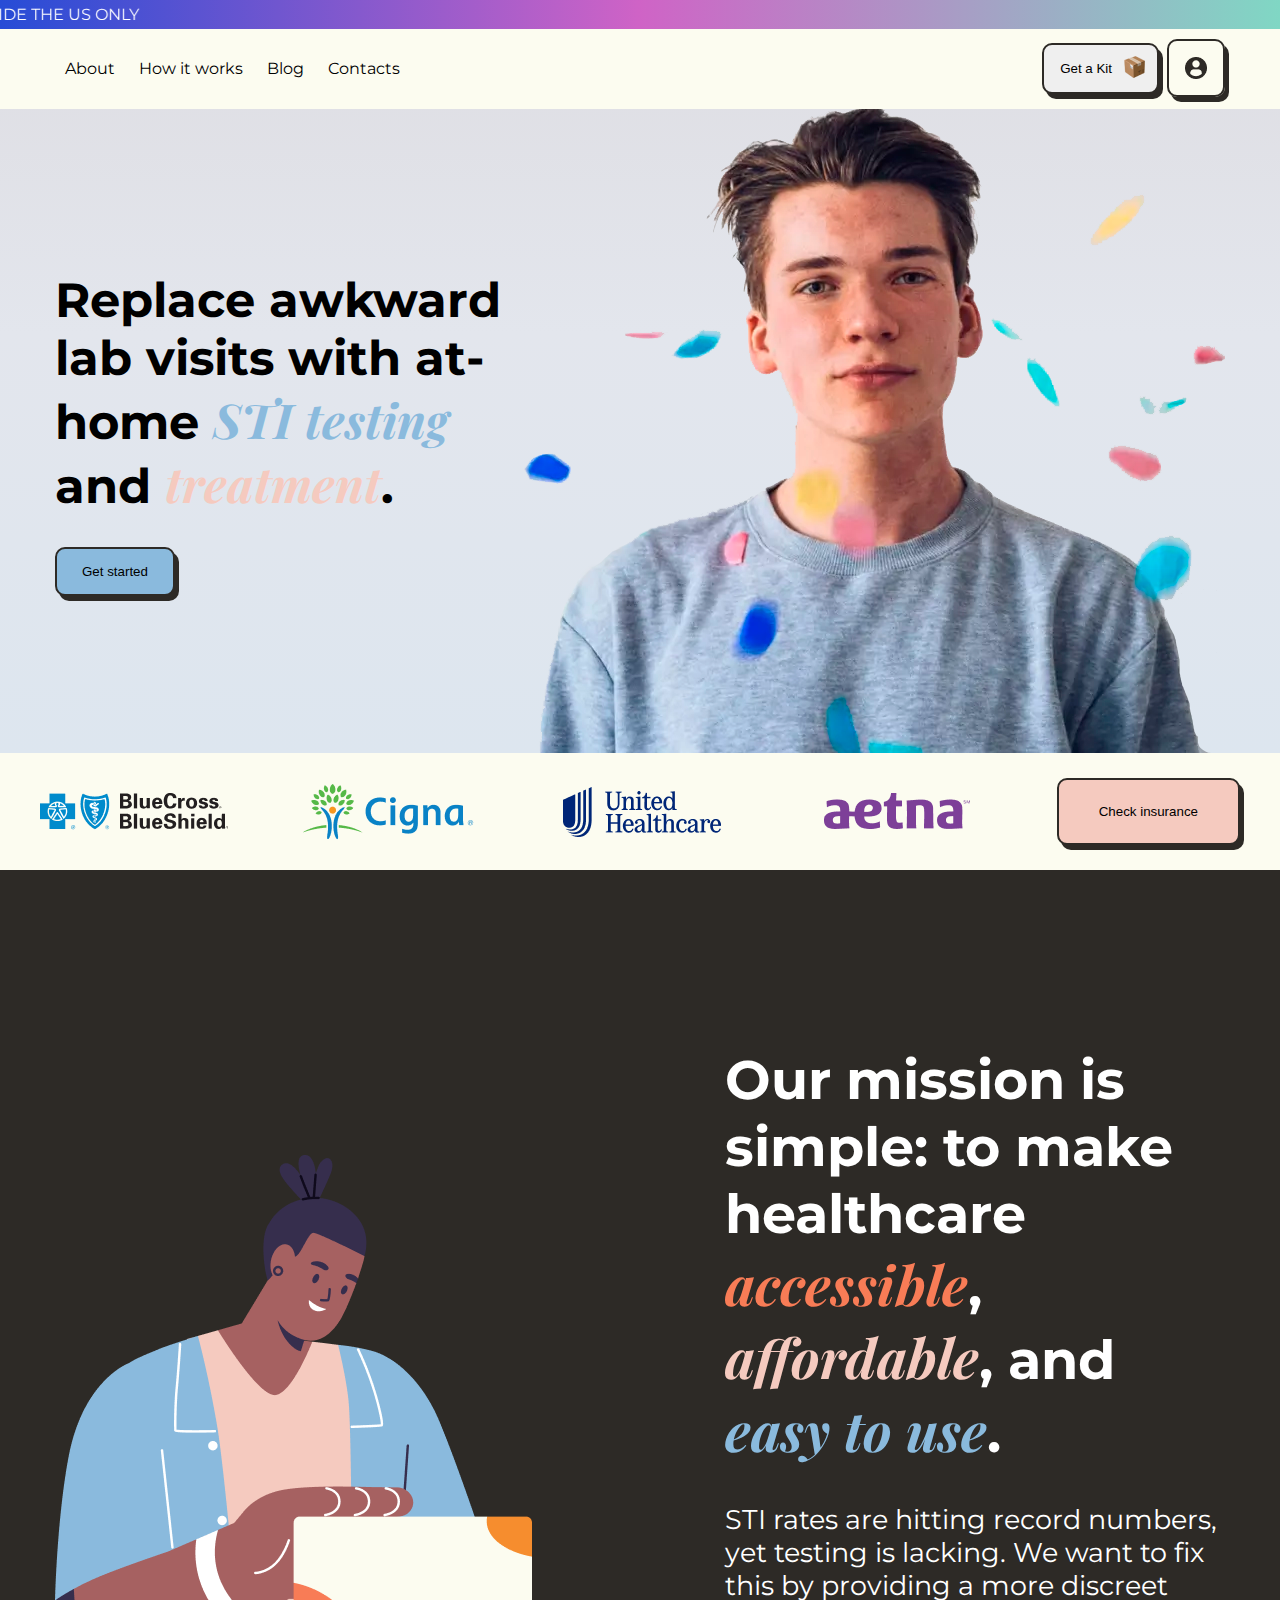
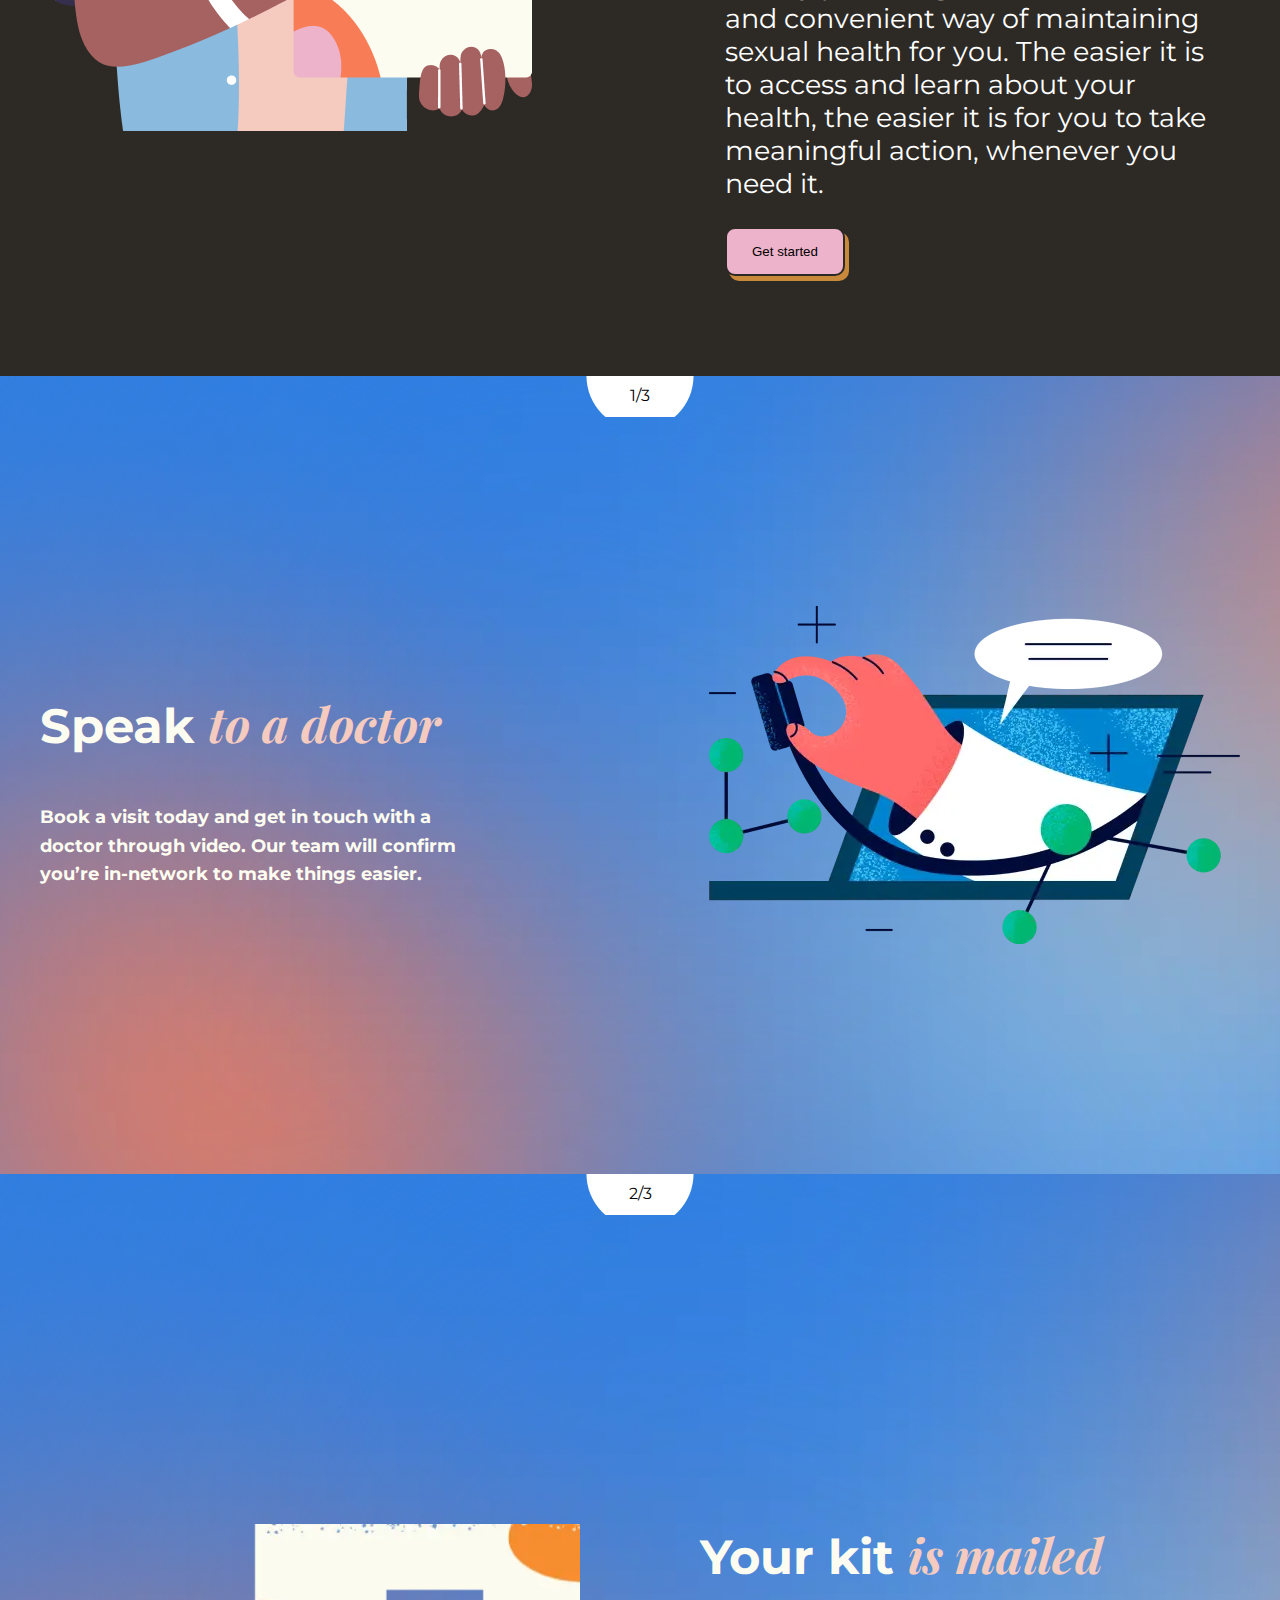
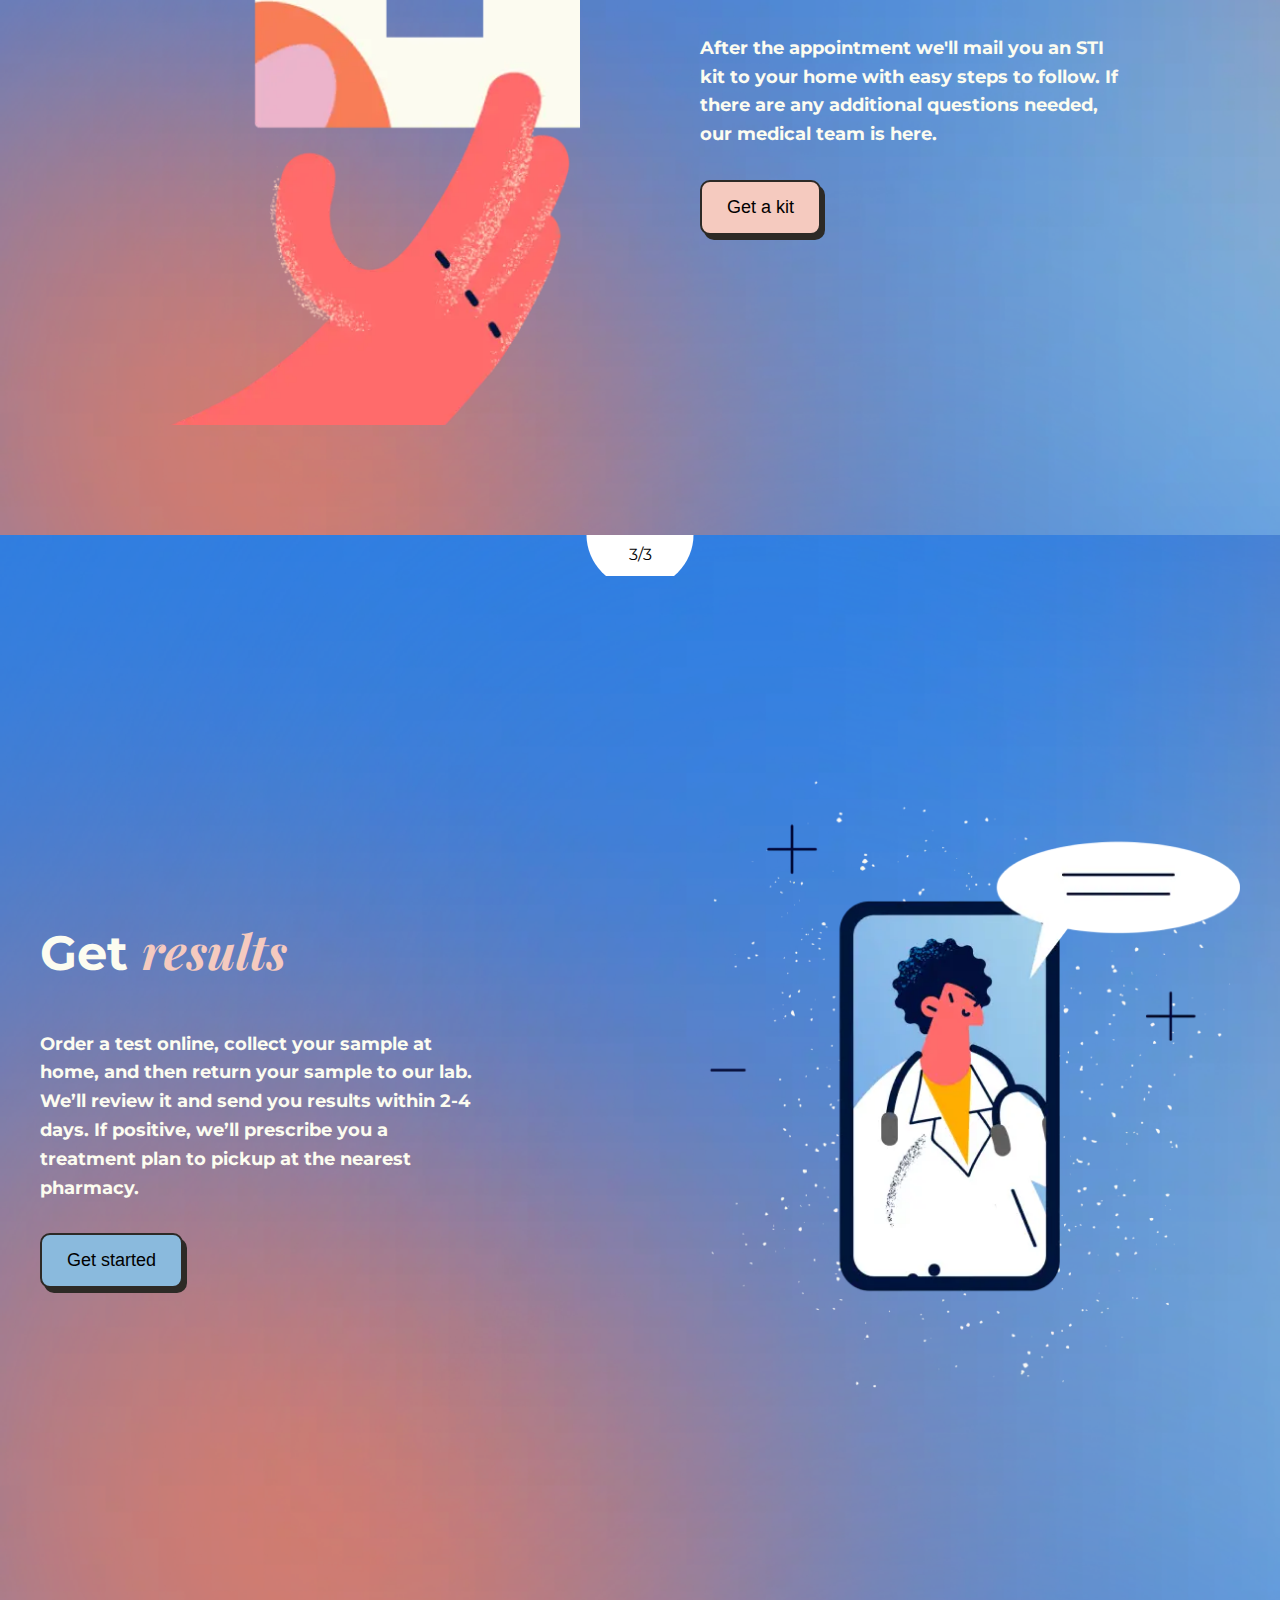
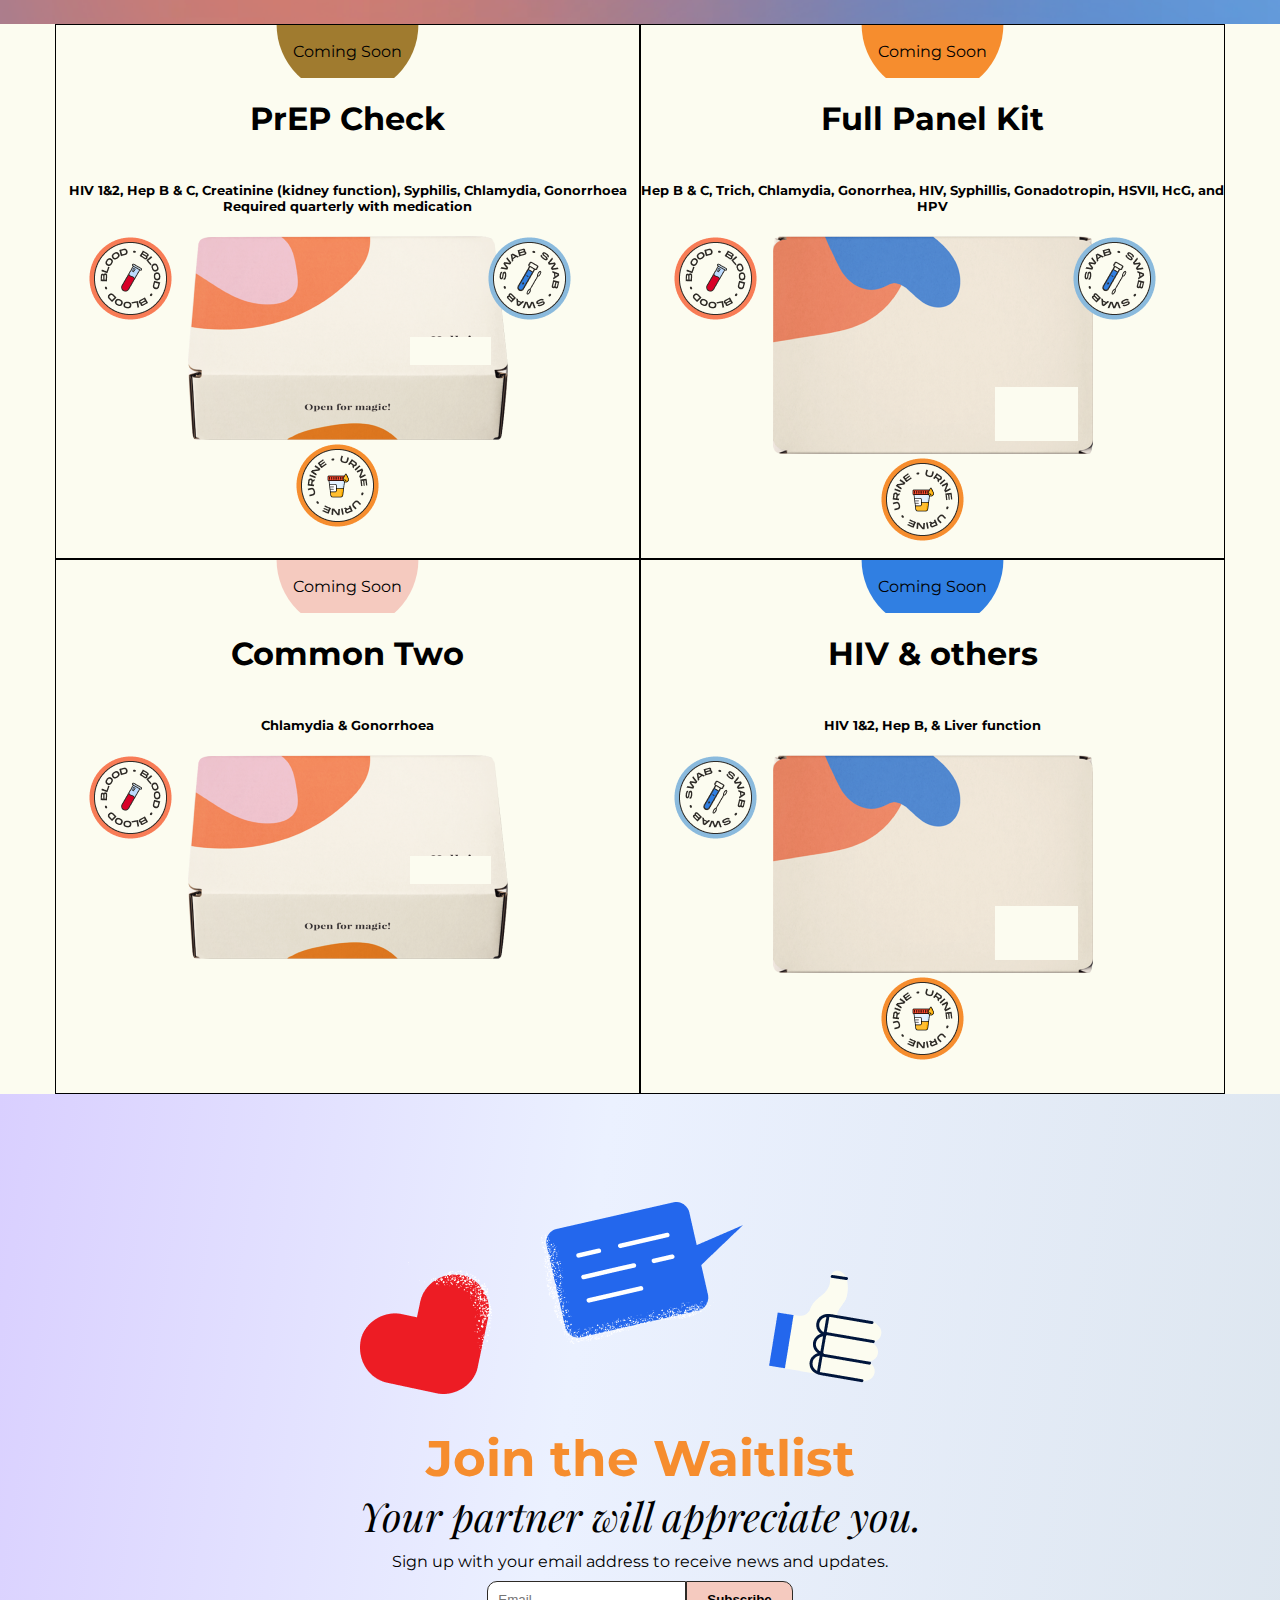
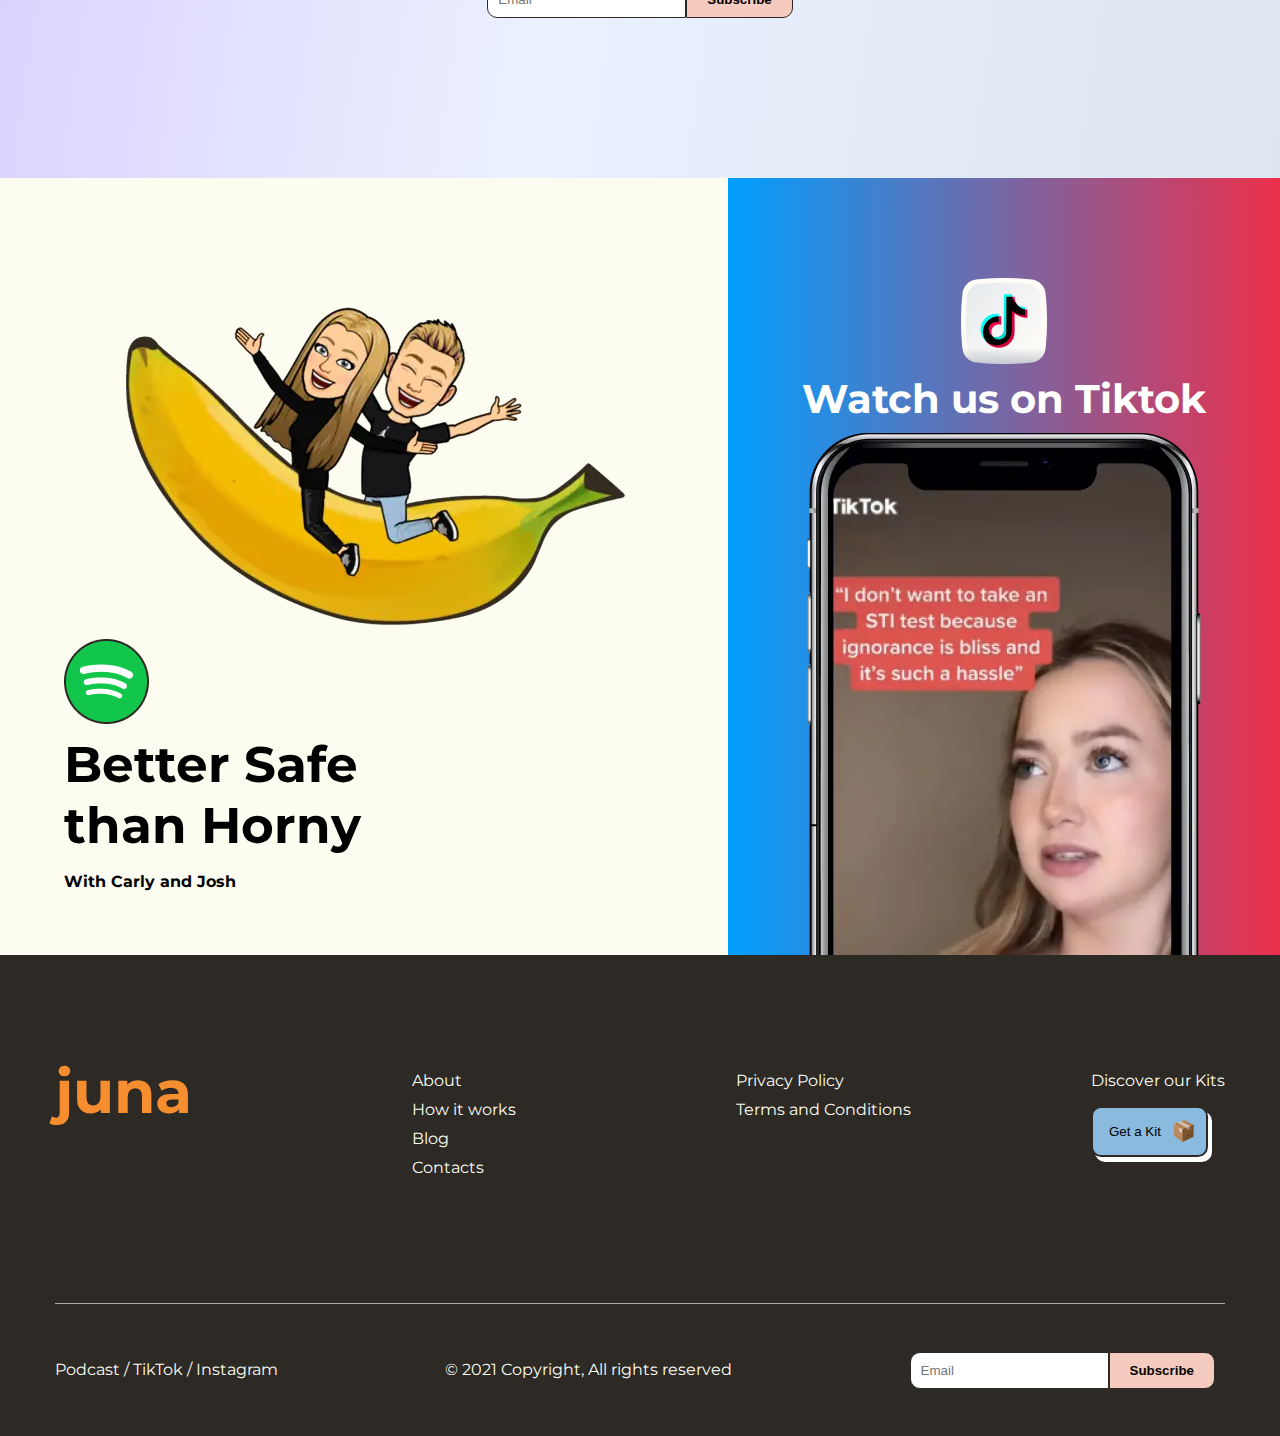
<file: index.html>
<!DOCTYPE html>
<html lang="en">
<head>
    <meta charset="UTF-8">
    <meta name="viewport" content="width=device-width, initial-scale=1">
    <title>Phenomenon Studio</title>
    <link href="https://fonts.googleapis.com/css2?family=Montserrat:ital,wght@0,400;0,700;1,400;1,700&family=Playfair+Display:ital,wght@0,700;1,700&display=swap"
          rel="stylesheet">

    <link rel="stylesheet" href="src/style.css">
</head>
<body>
<div class="content__wrapper">

 <!--It is modal window if you view on mobile-->
    <div class="modal">
        <div class="modal__content">
            <div class="modal__close">&times;</div>
            <ul class="modal__content-list">
                <li>About</li>
                <li>How it works</li>
                <li>Blog</li>
            </ul>
            <img class="header__btns-userIcon shadow showBtn " src="src/img/userIcon.png" alt="">
        </div>
    </div>

    <!--Main content-->
    <div class="main ">

        <header>
            <marquee class="marquee" direction="right"> 🇺🇸 We ship inside the US only 🇺🇸 We ship inside the US only
                🇺🇸 We ship inside the US only 🇺🇸 We ship inside the US only 🇺🇸 We ship inside the US only 🇺🇸 We
                ship inside the US only 🇺🇸 We ship inside the US only 🇺🇸 We ship inside the US only
            </marquee>
            <div class="flex container">
                <nav>
                    <ul>
                        <li tabindex="1">About</li>
                        <li tabindex="2">How it works</li>
                        <li tabindex="3">Blog</li>
                        <li tabindex="4">Contacts</li>
                    </ul>
                </nav>
                <div class="header__btns">
                    <div class="burger-menu">
                        <input id="menu-toggle" type="checkbox"/>
                        <label class="menu-btn" for="menu-toggle">
                            <span></span>
                        </label>
                    </div>
                    <button tabindex="5" class="header__btns-getKit shadow">Get a Kit
                        <img class="boxIcon" src="src/img/boxIcon.png" alt="boxIcon">
                    </button>
                    <img tabindex="6" class="header__btns-userIcon shadow" src="src/img/userIcon.png" alt="">
                </div>
            </div>
        </header>


        <section class="first_screen">
            <div class="first__screen-content container ">
                <div class="first__screen-text">
                    <h1>Replace awkward lab visits with at-home <span class="blue">STI testing </span> and
                        <span class="peach">treatment</span>.</h1>
                    <button class="shadow getStarted btn-blue btn-header">Get started</button>
                </div>
                <img class="first__screen-img" src="src/img/FirstScreenMan.webp" alt="men">
            </div>
        </section>


        <section class="our__partners container">
            <div class="our__partners_list flex">
                <img src="src/img/ourPartners/1.png" alt="">
                <img src="src/img/ourPartners/2.png" alt="">
                <img src="src/img/ourPartners/3.png" alt="">
                <img src="src/img/ourPartners/4.png" alt="">
                <button class="shadow getStarted">Check insurance</button>
            </div>
        </section>


        <section class="our__mission">
            <div class="our__mission-content  container">
                <img src="src/img/ourMissionBg.png" alt="">
                <div class="our__mission-content-text">
                    <h1>Our mission is simple: to make healthcare <span class="orange">accessible</span>, <span
                            class="peach">affordable</span>, and <span class="blue">easy to use</span>.</h1>
                    <p>STI rates are hitting record numbers, yet testing is lacking. We want to fix this by providing a
                        more discreet and convenient way of maintaining sexual health for you. The easier it is to
                        access and learn about your health, the easier it is for you to take meaningful action, whenever
                        you need it.</p>
                    <button class="shadow getStarted">Get started</button>
                </div>
            </div>

        </section>


        <section class="our__services ">
            <div class="service-box-wrapper box1">
                <div class="service-box-count">
                    1/3
                </div>
                <div class="container flex service-box ">
                    <div class="text">
                        <p>Speak <span>to a doctor</span></p>
                        <p>Book a visit today and get in touch with a doctor through video. Our team will confirm you’re
                            in-network to make things easier.
                        </p>
                    </div>
                    <img src="src/img/msgDoc.webp" alt="">
                </div>
            </div>
            <div class="service-box-wrapper box2">
                <div class="service-box-count">
                    2/3
                </div>
                <div class="container flex service-box ">
                    <img src="src/img/handDoc.webp" alt="">
                    <div class="text">
                        <p>Your kit <span>is mailed</span></p>
                        <p>After the appointment we'll mail you an STI kit to your home with easy steps to follow. If
                            there are any additional questions needed, our medical team is here.
                        </p>
                        <button class="shadow getStarted btn-peach">Get a kit</button>
                    </div>
                </div>
            </div>
            <div class="service-box-wrapper box3">
                <div class="service-box-count">
                    3/3
                </div>
                <div class="container flex service-box ">
                    <div class="text">
                        <p>Get <span>results</span></p>
                        <p>Order a test online, collect your sample at home, and then return your sample to our lab.
                            We’ll review it and send you results within 2-4 days. If positive, we’ll prescribe you a
                            treatment plan to pickup at the nearest pharmacy.
                        </p>
                        <button class="shadow getStarted btn-blue">Get started</button>
                    </div>
                    <img src="src/img/phoneDoc.webp" alt="">
                </div>
            </div>
        </section>


        <section class="choice__analysis container ">
            <div class="one analysis-type">
                <span>Coming Soon</span>
                <h1>PrEP Check</h1>
                <h5>HIV 1&2, Hep B & C, Creatinine (kidney function), Syphilis, Chlamydia, Gonorrhoea
                    Required quarterly with medication
                </h5>
                <div class="img-block">
                    <img class="analys" src="src/img/analysis/oddBox.png" alt="">
                    <img class="type" src="src/img/analysis/blood.png" alt="">
                    <img class="type" src="src/img/analysis/urine.png" alt="">
                    <img class="type" src="src/img/analysis/swab.png" alt="">
                </div>
            </div>
            <div class="two analysis-type"><span>Coming Soon</span>
                <h1>Full Panel Kit</h1>
                <h5>Hep B & C, Trich, Chlamydia, Gonorrhea, HIV, Syphillis, Gonadotropin, HSVII, HcG, and HPV
                </h5>
                <div class="img-block">
                    <img src="src/img/analysis/evenBox.png" alt="">
                    <img class="type" src="src/img/analysis/blood.png" alt="">
                    <img class="type" src="src/img/analysis/urine.png" alt="">
                    <img class="type" src="src/img/analysis/swab.png" alt="">
                </div>
            </div>
            <div class="three analysis-type"><span>Coming Soon</span>
                <h1>Common Two</h1>
                <h5>Chlamydia & Gonorrhoea
                </h5>
                <div class="img-block">
                    <img src="src/img/analysis/oddBox.png" alt="">
                    <img class="type" src="src/img/analysis/blood.png" alt="">
                </div>
            </div>
            <div class="four analysis-type"><span>Coming Soon</span>
                <h1>HIV & others</h1>
                <h5>HIV 1&2, Hep B, & Liver function
                </h5>
                <div class="img-block">
                    <img src="src/img/analysis/evenBox.png" alt="">
                    <img class="type" src="src/img/analysis/swab.png" alt="">
                    <img class="type" src="src/img/analysis/urine.png" alt="">
                </div>
            </div>
        </section>


        <section class="subscribe">
            <div class="images">
                <img src="src/img/subscribe/heart.png" alt="heart">
                <img src="src/img/subscribe/msg.png" alt="message">
                <img src="src/img/subscribe/hand.png" alt="like">
            </div>
            <h1>
                Join the Waitlist
            </h1>
            <h2> Your partner will appreciate you.</h2>
            <h3>Sign up with your email address to receive news and updates. </h3>
            <form action="#">
                <input placeholder="Email" type="text">
                <button class="subscribeBtn">Subscribe</button>
            </form>
        </section>


        <section class="community ">
            <div class="spotify">
                <div class="spotify-content">
                    <img src="src/img/community/banana.webp" alt="spotify">
                    <img src="src/img/community/spotify.png" alt="spotify">
                    <div>
                        <p>Better Safe than Horny</p>
                        <p> With Carly and Josh</p>
                    </div>
                </div>
            </div>
            <div class="tiktok ">
                <div class="tiktok-content">
                    <img src="src/img/community/tiktok.png" id="image" alt="tiktok">
                    <p>Watch us on Tiktok</p>
                    <img src="src/img/community/phone.webp" alt="tiktok"></div>
            </div>
        </section>


        <footer>
            <div class="footer container">
                <div class="links">
                    <div class="logo">juna</div>
                    <ul>
                        <li>About</li>
                        <li>How it works</li>
                        <li>Blog</li>
                        <li>Contacts</li>
                    </ul>
                    <ul>
                        <li>Privacy Policy</li>
                        <li>Terms and Conditions</li>
                    </ul>
                    <div>
                        <p>Discover our Kits</p>
                        <button class="header__btns-getKit shadow footerBtn">Get a Kit
                            <img class="boxIcon" src="src/img/boxIcon.png" alt="boxIcon">
                        </button>
                    </div>
                </div>
                <div class="copyright">
                    <p>Podcast / TikTok / Instagram</p>
                    <span>© 2021 Copyright,  All rights reserved</span>
                    <form>
                        <input placeholder="Email" type="text">
                        <button class="subscribeBtn">Subscribe</button>
                    </form>
                </div>
            </div>
        </footer>
    </div>
</div>


<script src="src/index.js"></script>
</body>
</html>
</file>
<file: src/style.css>
html {
    font-family: 'Montserrat', sans-serif;
    background-color: #FCFCF0;

}
*{
    box-sizing: border-box;
}
.modal{
    display: none;
}
body {
    padding: 0;
    margin: 0;

}

/*---------Modal block--------------*/
.burger-menu{
    display: none;
}
.menu-btn{
    display: flex;
    width: 26px;
    height: 26px;
    cursor: pointer;
    align-items: flex-start;
    z-index: 1;
}
.menu-btn > span,
.menu-btn > span::before,
.menu-btn > span::after {
    display: block;
    position: absolute;
    width: 26px;
    height: 2px;
    background-color: #616161;
    transition-duration: .25s;
}
.menu-btn > span::before {
    content: '';
    top: -8px;
}
.menu-btn > span::after {
    content: '';
    top: 8px;
}
#menu-toggle{
    opacity: 0;
}
/*---------Modal block ends--------------*/

/*---------Styles for colored words---------*/
span.orange, span.blue, span.peach{
    font-style: italic;
    font-family: 'Playfair Display', serif;
}
 span.orange{
    color:#F87C56;
}
 span.peach{
    color:#F5CABF;
}
 span.blue{
    color:#8ABADD;
}
/*---------Styles for colored words ends---------*/

/*Global block styles */
.container {
    max-width: 1200px;
    margin: 0 auto;
    padding-left: 15px;
    padding-right: 15px;
}
.flex {
    display: flex;
    flex-wrap: wrap;
    justify-content: space-between;
    align-items: center;
}
input {
    border: 1px solid #2D2A26;
    border-radius: 10px 0 0 10px;
    padding: 10px;
}
input:focus {
    border: 1px solid #3898ec;
    outline: #3898ec;
}
form {
    display: flex;
    justify-content: center;
    padding: 10px;
}


/*Style for running line*/
.marquee{
    display: flex;
    align-items: center;
    text-align: center;
    color: white;
    text-transform: uppercase;
    padding: 5px 0;
    margin-bottom: 10px;
    background: linear-gradient(90deg, #274CD6 0%, #CF63C6 49.91%, #80D7C4 100%);
}

/*---------Header screen ---------*/
header {
    background-color: #FCFCF0;
    top: 0;
    width: 100%;
    position: fixed;
    padding-bottom: 12px;
    z-index: 3;
}
nav ul {
    list-style: none;
    padding-left: 0;
}
nav li {
    display: inline-block;
    padding: 0 10px;
    transition: all .3s ease;
}
nav li:hover {
    cursor: pointer;
    transform: translateY(-5px);
}
.header__btns {
    display: flex;
    align-items: center;
    justify-content: space-between;
}
.header__btns-userIcon {
    padding: 16px;
    position: relative;
    transition: all .3s ease;
}
.boxIcon {
    position: absolute;
    top: 25%;
    right: 10%;
}
.shadow {
    border: 2px solid #2D2A26;
    border-radius: 10px;
    box-shadow: 4px 5px 0 0 #2D2A26;
}
.header__btns-getKit {
    padding: 16px;
    padding-right: 45px;
    position: relative;
    margin-right: 8px;
    transition: all .1s ease;
}
.header__btns-getKit:hover {
    background-color: #3898ec;
}
.header__btns-userIcon:hover,
.header__btns-getKit:hover,
.getStarted:hover {
    cursor: pointer;
    transform: translate(2px, 2px);
    box-shadow: 2px 3px 0 0 #2D2A26;
}
/*---------Header screen end---------*/

/*---------First screen---------*/
.getStarted {
    transition: all .1s ease;
    padding: 15px 25px;
}
.first_screen {
    padding-top: 82px;
    background: linear-gradient(180deg, #DEDDE2 0%, #E3E6ED 44.29%, #DDE6EF 100%);
}
.first__screen-content {
    display: grid;
    grid-template-areas: 'first__screen-content first__screen-img';
    justify-content: space-between;
    align-items: center;
}
.blue-text-cursive {
    font-style: italic;
    color: #307FE2;
}
.red-text-cursive {
    font-style: italic;
    color: #F87C56;
}
.first__screen-text h1 {
    font-size: 48px;
}
.btn-blue {
    background-color: #8ABADD;
}
.btn-peach{
    background-color: #F5CABF;
}
/*---------First screen end---------*/

/*---------Our partners screen ---------*/
.our__partners {
    padding: 25px 0;
}
.our__partners_list button {
    padding: 24px 40px;
    background-color: #F5CABF;
}
/*---------Our partners screen end---------*/

/*---------Our mission screen ---------*/
.our__mission {
    background-color: #2D2A26;
    padding-top: 40px;
}
.our__mission-content {
    display: grid;
    grid-template-areas:'img our__mission-content-text';
    align-items: center;
    justify-content: space-between;

}
.our__mission-content-text {
    max-width: 500px;
    color: white;
    font-size: 1.7rem;
    padding: 100px 0;
}
.our__mission-content-text button {
    background-color: #ECB3CB;
    box-shadow: 4px 5px 0 0 #c8893b;

}
/*---------Our mission screen end---------*/


/*---------Service screen---------*/
.service-box-wrapper {
    background-image: url("./img/Vector.webp");
    background-repeat: no-repeat;
    background-color: #307FE2;
    background-size: cover;
}
.box1, .box2, .box3 {
    position: sticky;
    top: 104px;
    padding: 130px 0;
}
.service-box{
    padding: 100px 0;
}
.box2 img {
    transform: translateY(120px);
}
.text span {
    font-family: 'Playfair Display', serif;
    font-size: 48px;
    font-weight: 700;
    font-style: italic;
    color: #F5CABF;
}
.text {
    font-size: 48px;
    font-weight: 700;
    width: 45%;
    color: #FCFCF0;
}
.service-box img {
    width: 45%;
}
.text p:nth-child(2) {
    font-size: 18px;
    line-height: 160%;
    width: 80%;
}
.text button{
    font-size: 18px;
}
.service-box-count{
    clip-path: circle(25% at 50% 0);
    height: 41px;
    padding-top: 10px;
    text-align: center;
    width: 300px;
    background-color: white;
    position: absolute;
    top: 0;
    left: 50%;
    transform: translateX(-150px);
}
/*---------Service screen end---------*/


/*---------Analysis screen---------*/
.choice__analysis {
    display: grid;
    grid-template-columns: repeat(2, 1fr);
    grid-template-rows: repeat(2, 1fr);
    grid-template-areas: 'one two'
                         'three four';
    grid-column-gap: 0;
    grid-row-gap: 0;
}
.analysis-type {
    display: flex;
    text-align: center;
    flex-direction: column;
    align-items: center;

}
.analysis-type span {
    padding: 17px 73px;
    clip-path: circle(38.5% at 50% 0);
}
.one span {
    background-color: #a07b2f;
}
.two span {
    background-color: #F68D2E;
}
.three span {
    background-color: #F5CABF;
}
.four span {
    background-color: #307FE2;
}
.one,
.two,
.three,
.four {
    border: 1px solid;
}
.img-block {
    position: relative;
    padding-bottom: 100px;
}
.img-block .type {
    position: absolute;
}
.img-block img:nth-child(2) {
    left: -100px;
}
.img-block .type:nth-child(3) {
    bottom: 5%;
    right: 40%;
}
.img-block .type:nth-child(4) {
    right: -20%;
}
/*---------Analysis screen end---------*/


/*---------Subscribe screen ---------*/
.subscribe {
    display: grid;
    padding: 150px 0;
    text-align: center;
    align-items: center;
    justify-content: center;
    background: linear-gradient(98.6deg, #D9CFFF 0%, #EBF1FF 44.29%, #DDE6EF 100%);
}
.subscribe h1 {
    color: #F68D2E;
    font-size: 50px;
    font-weight: 700;
}
.subscribe h2 {
    font-size: 40px;
    font-weight: 400;
    font-style: italic;
    font-family: 'Playfair Display';

}
.subscribe h3 {
    font-size: 16px;
    font-weight: 400;
    padding-top: 10px;
}
.subscribe h1,
.subscribe h2,
.subscribe h3 {
    margin: 0;
}
.subscribeBtn {
    border: 1px solid #2D2A26;
    border-radius: 0 10px 10px 0;
    background-color: #F5CABF;
    padding: 0 20px;
    font-weight: bold;
}
.subscribeBtn:focus {
    background-color: #f68d2e;
}
.subscribeBtn:hover {
    cursor: pointer;
    background-color: #f68d2e;
}
.images img:nth-child(2) {
    transform: translate(15px, -70px);
}
.images img:nth-child(1) {
    transform: translate(-10px, -20px);

}
.images img {
    margin: 10px;
}
/*---------Subscribe screen end---------*/


/*---------Community screen ---------*/
.community {
    display: grid;
    grid-template-areas: 'spotify tiktok';
}
.spotify img,
.tiktok img {
    display: block;
    margin-left: auto;
    margin-right: auto;
}
.tiktok {
    padding-top: 100px;
    text-align: center;
    background: linear-gradient(to right, #009fff, #ec2f4b);
}
.tiktok-content p {
    color: white;
    font-size: 40px;
    font-weight: bold;
    margin: 10px;
}
.spotify {
    padding-top: 100px;
    max-width: 600px;
    margin: 0 auto;
}
.spotify-content img:nth-child(2) {
    margin-left: 0;
}
.spotify-content p:nth-child(1) {
    font-size: 50px;
    max-width: 60%;
    font-weight: bold;
    margin: 10px 0;
}
.spotify-content p:nth-child(2) {
    font-weight: bold;
}
/*---------Community screen end---------*/


/*---------Footer ---------*/
footer {
    position: sticky;
    background-color: #2D2A26;
    color: #FCFCF0;
}
footer .copyright {
    display: flex;
    border-top: 1px solid #b1a7a7;

    justify-content: space-between;
    line-height: 40px;
    align-items: center;
    padding: 30px 0;
}
footer .links {
    padding: 100px 0;

    display: flex;
    justify-content: space-between;
}
footer ul li {
    list-style: none;
    margin-bottom: 10px;
}
footer ul li:hover {
    cursor: pointer;
    color: #8ABADD;
}
.footerBtn {
    background-color: #8ABADD;
    box-shadow: 4px 5px 0 0 white;
}
.footerBtn:hover {
    box-shadow: 2px 3px 0 0 white;

}
.logo {
    font-size: 60px;
    color: #F68D2E;
    font-weight: 700;
}
/*---------Footer end---------*/






/*Media for mobile 375px and more, but perfect view on 375px))*/

@media (min-width: 374px) and (max-width: 1200px){
    .main{
        /*overflow: hidden;*/
    }
    .container{
        padding: 0 10px;
    }
    .btn-header{
        margin: 0 auto;
        display: block;
    }
    nav{
        display: none;
    }
    .first__screen-text h1{
        text-align: center;
    }
    .header__btns-userIcon {
        display: none;
    }
    .first__screen-content{
        display: flex;
        flex-direction: column;
    }
    .first__screen-img{
        width: 100%;
    }
    .community{
        display: flex;
        flex-direction: column;
    }
    .our__partners_list img{
        width: 175px;
    }
    .our__partners_list button{
        margin: 10px auto;
    }

    .our__mission-content-text{
        padding: 0;
    }
    .our__mission-content{
        display: flex;
        flex-direction: column-reverse;
    }
    .our__mission-content img{
        width: 100%;
    }
    .img-block img:nth-child(2) {
        left: 12px;
    }
    .img-block .type:nth-child(4) {
        right: 0;
        top: 3%;
    }
    .choice__analysis{
        display: flex;
        flex-direction: column;
    }
    .choice__analysis.container{
        padding: 0;
    }
    .spotify img:nth-child(1){
        width: 100%;
    }
    .subscribe{
        padding-bottom: 30px;
    }
    .tiktok,
    .spotify{
        padding: 0 10px;
        padding-top: 40px;
    }
    .tiktok-content img:nth-child(3){
        width: 50%;
    }
    .tiktok-content img:nth-child(1){
        width: 15%;
    }
    .tiktok-content p{
        font-size: 33px;
    }
    footer .links{
        display: none;
    }
    footer .copyright{
       flex-direction: column;
        padding: 5px 0;
    }
    footer .copyright p{
        order: 0;
    }
    footer .copyright form{
        order: 0;
    }
    footer .copyright span{
        border-top: 1px solid lightslategrey;
        order: 1;
    }
    .images{
        display: flex;
        transform: scale(0.8);
    }
    .images img{
        width: 28%;
    }
    .service-box{
        padding: 0;
    }
    .service-box.container{
        flex-direction: column;
        align-items: flex-start;
        padding: 0 10px;
    }
    .text{
        width: 100%;
    }
    .service-box img {
        width: 100%;
    }
    .box2 img {
        transform: translateX(-50px);
    }
    .header__btns{
        width: 100%;
    }
    .burger-menu{
        display: initial;
        border: 1px solid;
        padding: 2px 15px;
        background: #F3F3E7;
        border-radius: 10px;
    }
    .modal__close{
        font-size: 55px;
        text-align: right;
        padding-right: 10px;

    }
    .subscribe{
        padding: 75px 0;
    }
    .modal{
        position: fixed;
        top: 0;
        left: 0;
        width: 100%;
        height: 100%;
        background: rgba(51, 51, 51, 0.4);
        overflow: hidden;
        z-index: 999;
        display: none;
        justify-items: center;
        align-content: center;
        animation-duration: 0.3s;
        animation-name: showModal;

    }
    .modal__content{
        background: #FCFCF0;
        width: 290px;
        height: 305px;
        border: 1px solid #2D2A26;
        border-radius: 15px;
    }
    .show{
        display: grid;
    }
    .showBtn{
        display: block;
        margin-left: 40px;
    }
    .modal__text{
        font-weight: 700;
        font-size: 20px;
        line-height: 200%;
        color: #2D2A26;
    }
    .modal__content-list{
        font-weight: 700;
        font-size: 20px;
        line-height: 200%;
        list-style: none;
    }
    .modal__content-list li:hover{
        cursor: pointer;
        color: #307FE2;
    }
    .subscribe h1{
        font-size: 36px;
    }
    .subscribe h2{
        font-size: 25px;
    }
    .subscribe h2{
        font-size: 25px;
    }
    .subscribe h3{
        font-size: 18px;
        padding: 15px 12px;
    }
    .spotify-content p:nth-child(1){
        max-width: 80%;
    }
    .spotify-content img:nth-child(2){
        width: 20%;
    }
    .analysis-type h1{
        font-size: 2rem;
        margin-top: 20px;
        margin-bottom: 0;
    }
}

@keyframes showModal {
    from {
        opacity: 0;
    }

    to {
        opacity: 1;
    }
}
</file>
